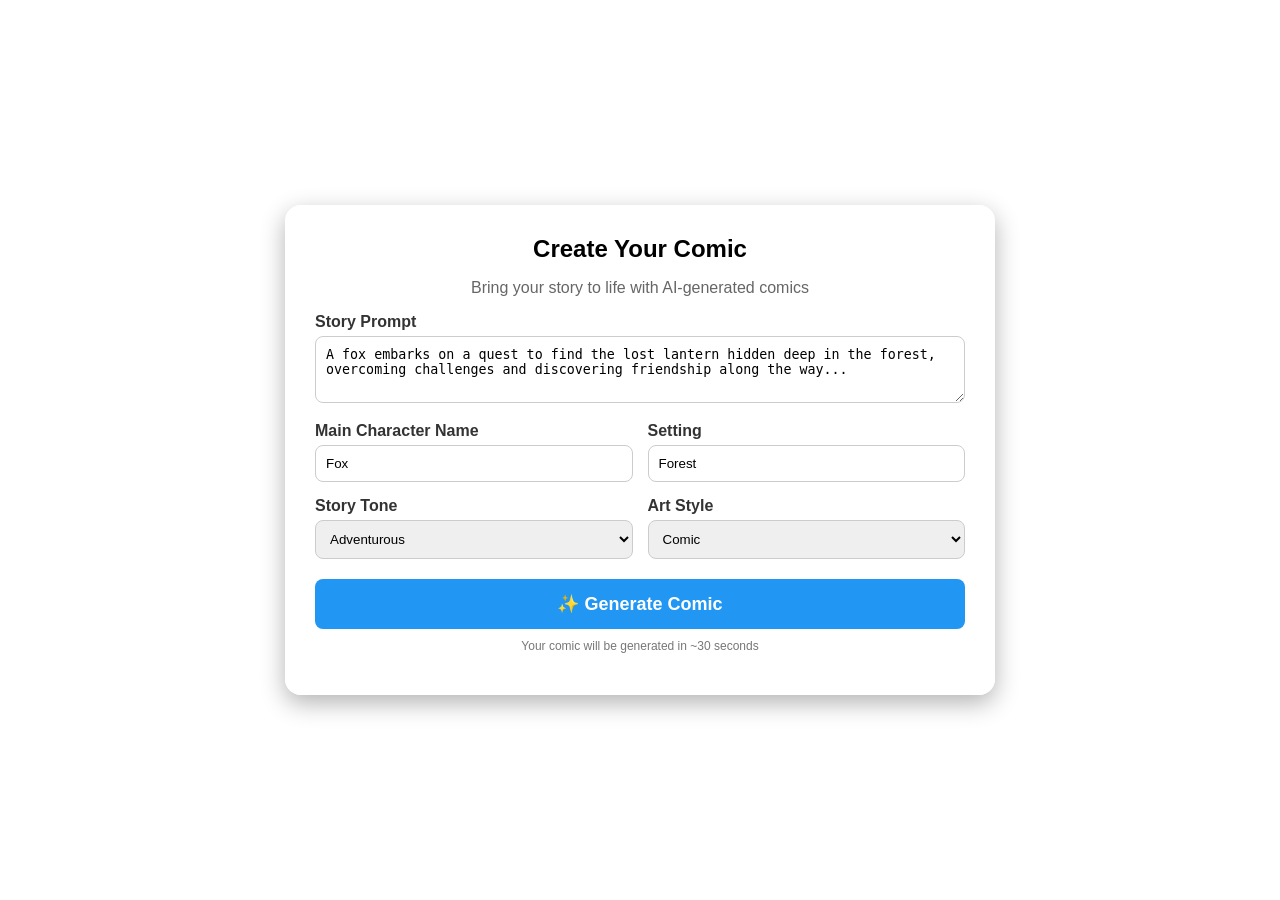
<file: templates/index.html>
<!doctype html>
<html>
  <head>
    <title>Comic Generator</title>
    <style>
      body {
        margin: 0;
        font-family: Arial;
        background: url("https://images.unsplash.com/photo-1441974231531-c6227db76b6e?q=80&w=2000")
          no-repeat center center fixed;
        background-size: cover;
        display: flex;
        justify-content: center;
        align-items: center;
        min-height: 100vh;
      }
      .card {
        background: rgba(255, 255, 255, 0.92);
        width: 650px;
        padding: 30px;
        border-radius: 16px;
        box-shadow: 0 8px 25px rgba(0, 0, 0, 0.3);
      }
      label {
        display: block;
        margin-top: 15px;
        font-weight: bold;
        color: #333;
      }
      input,
      textarea,
      select {
        width: 100%;
        padding: 10px;
        margin-top: 5px;
        border: 1px solid #ccc;
        border-radius: 8px;
        box-sizing: border-box;
      }
      button {
        width: 100%;
        margin-top: 20px;
        padding: 14px;
        background: #2196f3;
        color: white;
        border: none;
        border-radius: 8px;
        font-size: 18px;
        cursor: pointer;
        font-weight: bold;
      }
      button:hover {
        background: #1976d2;
      }
    </style>
  </head>
  <body>
    <div class="card">
      <h2 style="text-align: center; margin: 0">Create Your Comic</h2>
      <p style="text-align: center; color: #666">
        Bring your story to life with AI-generated comics
      </p>

      <form action="/generate" method="post">
        <label>Story Prompt</label>
        <textarea name="story_prompt" rows="3" required>
A fox embarks on a quest to find the lost lantern hidden deep in the forest, overcoming challenges and discovering friendship along the way...</textarea
        >

        <div style="display: flex; gap: 15px">
          <div style="flex: 1">
            <label>Main Character Name</label>
            <input name="character_name" value="Fox" required />
          </div>
          <div style="flex: 1">
            <label>Setting</label>
            <input name="setting" value="Forest" required />
          </div>
        </div>

        <div style="display: flex; gap: 15px">
          <div style="flex: 1">
            <label>Story Tone</label>
            <select name="tone" required>
              <option value="Adventurous">Adventurous</option>
              <option value="Funny">Funny</option>
              <option value="Epic">Epic</option>
              <option value="Dark">Dark</option>
            </select>
          </div>
          <div style="flex: 1">
            <label>Art Style</label>
            <select name="art_style" required>
              <option value="Comic">Comic</option>
              <option value="Watercolor">Watercolor</option>
              <option value="Anime">Anime</option>
              <option value="Cartoon">Cartoon</option>
            </select>
          </div>
        </div>

        <button type="submit">✨ Generate Comic</button>
        <p
          style="
            text-align: center;
            font-size: 12px;
            color: #777;
            margin-top: 10px;
          "
        >
          Your comic will be generated in ~30 seconds
        </p>
      </form>
    </div>
  </body>
</html>
</file>
